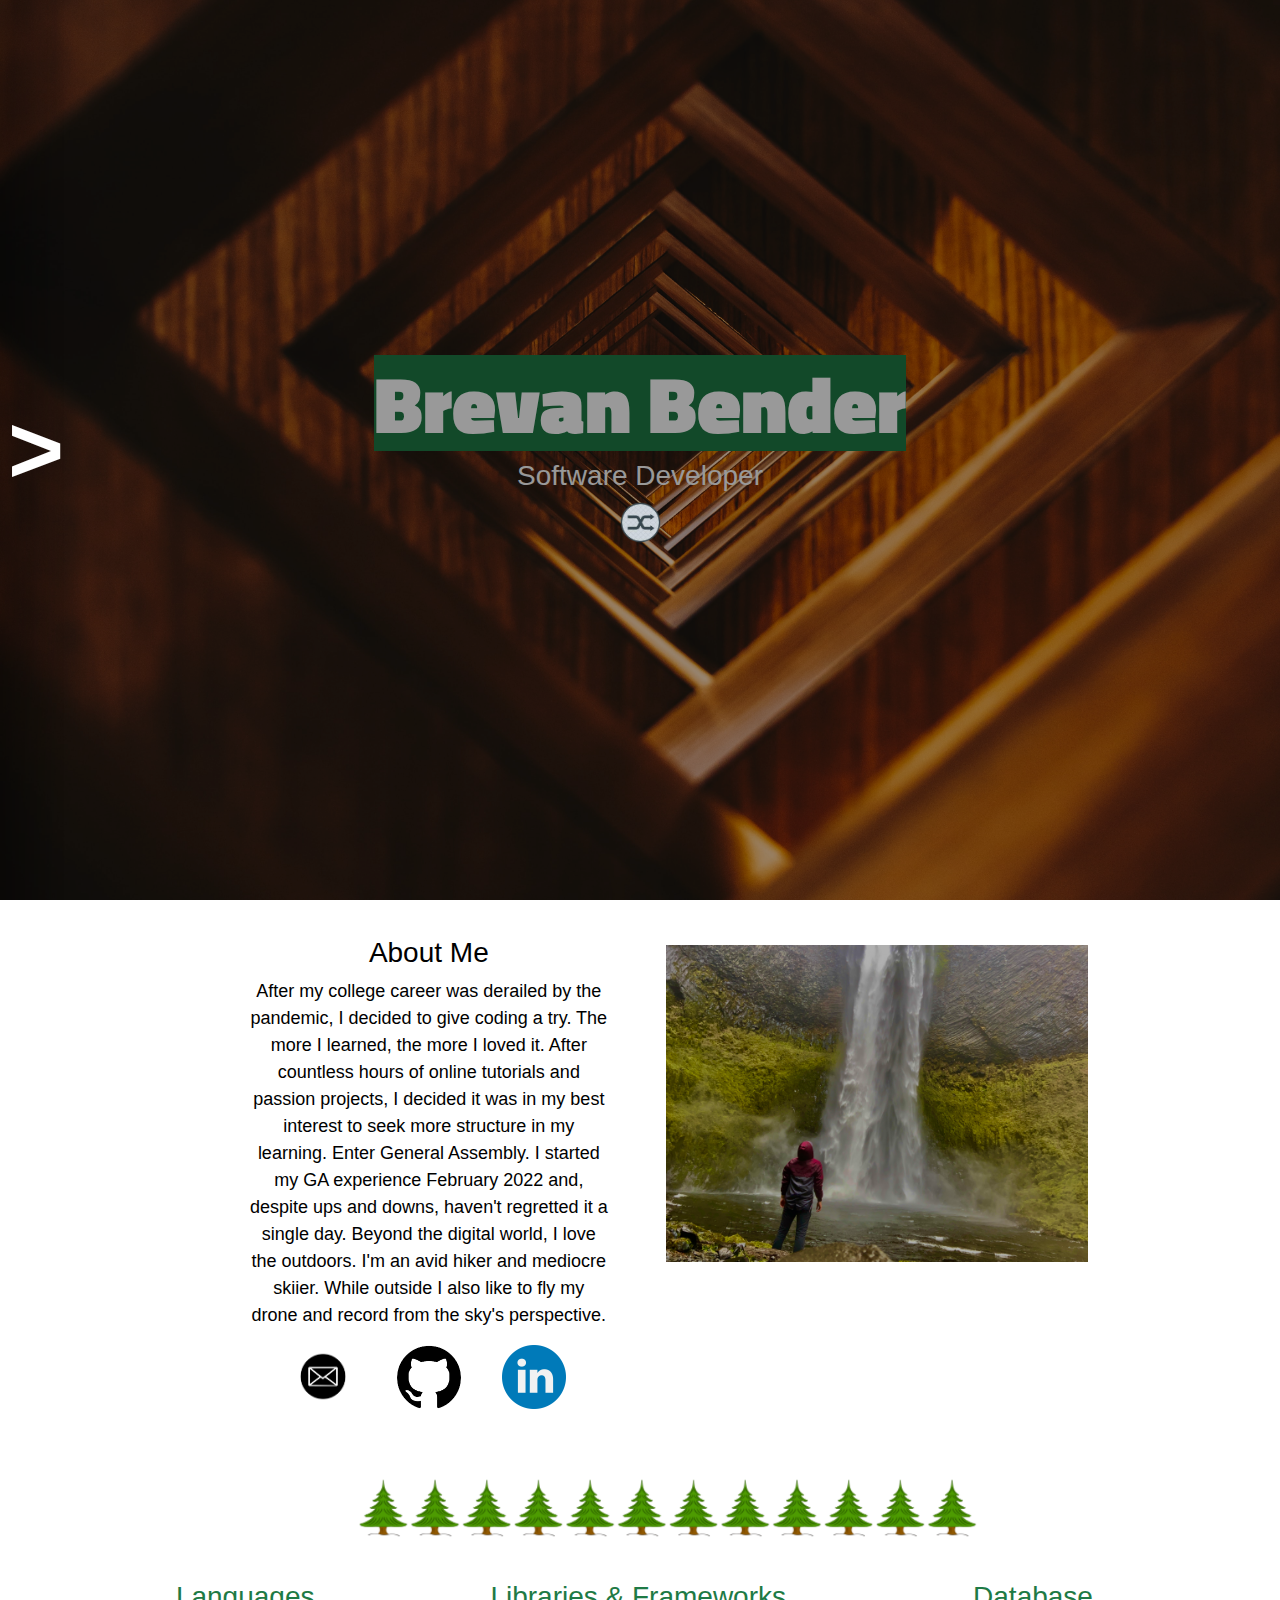
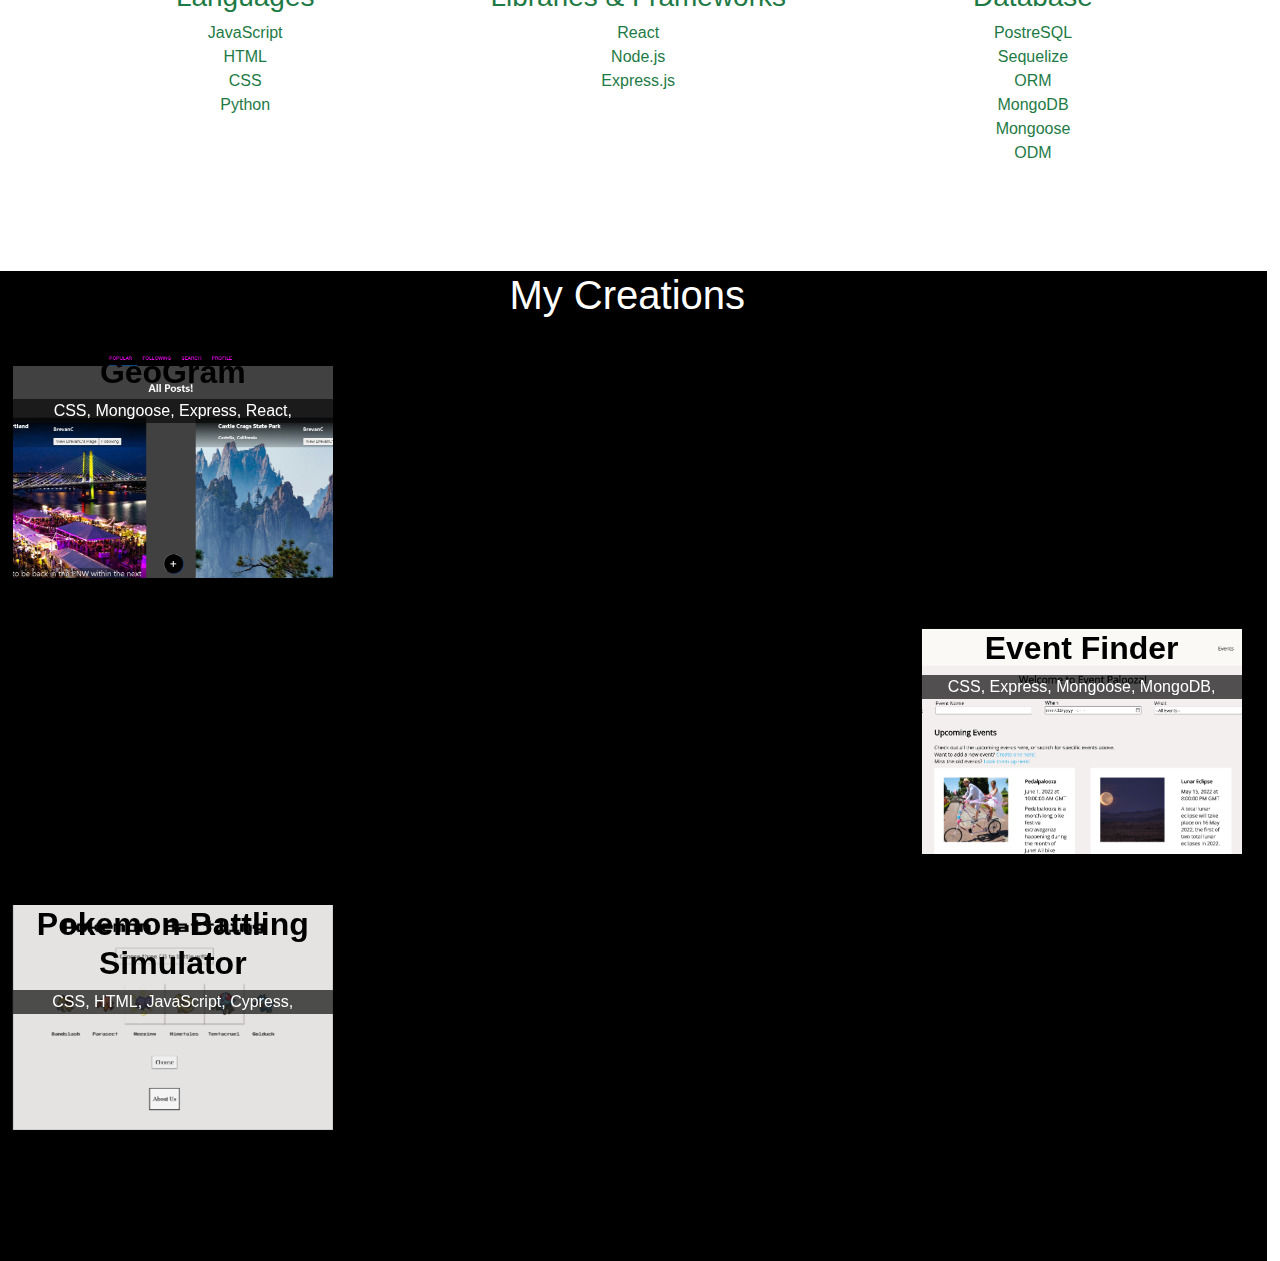
<file: index.html>
<!DOCTYPE html>
<html lang="en">
<head>
    <meta charset="UTF-8">
    <meta http-equiv="X-UA-Compatible" content="IE=edge">
    <meta name="viewport" content="width=device-width, initial-scale=1.0">
    <link rel="stylesheet" href="https://cdn.jsdelivr.net/npm/bootstrap@4.0.0/dist/css/bootstrap.min.css" integrity="sha384-Gn5384xqQ1aoWXA+058RXPxPg6fy4IWvTNh0E263XmFcJlSAwiGgFAW/dAiS6JXm" crossorigin="anonymous">
    <link rel="preconnect" href="https://fonts.googleapis.com">
    <link rel="preconnect" href="https://fonts.gstatic.com" crossorigin>
    <link href="https://fonts.googleapis.com/css2?family=Titillium+Web:wght@900&display=swap" rel="stylesheet">
    <link rel="stylesheet" href="style.css">
    <title>Document</title>
</head>
<body>
    <header>
        <div id="navigation">

            <div>
                <ul id="desktopNav">
                        <li id="toabout">About Me</li>
                        <li>Skills</li>
                        <li id="toproj">Projects</li>
                </ul>
            </div>
            
            <div id="arrowHover">
                >
            </div>
    </header>
    <main>
        <div id="intro">
            <h1>Brevan Bender</h1>
            <h3 id="taglines">Software Engineer, Web Developer, Outdoorsman</h3>
            <img src="./assets/shuffle-removebg-preview.png" alt="" id="shuffle">
            
        </div>
        <div id="blurCover">

        </div>
        <div id="modalContainer">
            <h3>Please Fill Out The Form Below</h3>
            <form action="https://formsubmit.co/bendercoding@gmail.com" method="POST">
                <input type="hidden" name="_subject" value="Portfolio Message">
                <input type="email" name="email" placeholder="Email Adress" class="formContents" required>
                <input type="text" name="name" placeholder="Name" class="formContents" required>
                <input type="text" name="message" placeholder="Message Content" class="formContents">
                <button type="submit" class="formContents">Send</button>
                <button id="closeThis">X</button>        
        </form>

        </div>

        <div id="mainSect">
            <section id="mainText">
                <h3>
                    About Me
                </h3>
                <p>
                    After my college career was derailed by the pandemic, I decided to give coding a try. The more I learned, the more I loved it. After countless hours of online tutorials and passion projects, I decided it was in my best interest to seek more structure in my learning. Enter General Assembly. I started my GA experience February 2022 and, despite ups and downs, haven't regretted it a single day. Beyond the digital world, I love the outdoors. I'm an avid hiker and mediocre skiier. While outside I also like to fly my drone and record from the sky's perspective.
                </p>
                <div id="buttons">
                    <img src="./assets/emailIcon-removebg-preview.png" alt="" id="emailMe">
                    <img src="./assets/githubicon-removebg-preview.png" alt="" href="">
                    <img src="./assets/linkedinicon.png" alt="" href="">
                </div>
            </section>

            <div id="contactandPhoto">
                <img src="./assets/about-me2.jpg" alt="" id="waterfallpic">
            </div>
            <img src="./assets/tree screenshot.png" alt="" id="treeLine">
        </div>
        <section id="skills">
            
            <Div id="languages">
                <h3>Languages</h3>
                <ul>
                    <li>JavaScript</li>
                    <li>HTML</li>
                    <li>CSS</li>
                    <li>Python</li>
                </ul>
            </Div>
            <Div id="librariesandFrameworks">
                <h3>Libraries & Frameworks</h3>
                <ul>
                    <li>React</li>
                    <li>Node.js</li>
                    <li>Express.js</li>
                </ul>
            </Div>
            <Div id="Database">
                <h3>Database</h3>
                <ul>
                    <li>PostreSQL</li>
                    <li>Sequelize</li>
                    <li>ORM</li>
                    <li>MongoDB</li>
                    <li>Mongoose</li>
                    <li>ODM</li>
                </ul>
            </Div>
        </section>
        <section id="projects" class="slide">
            <h1 id="onlyText">My Creations</h1>
            <div id="project-container">
            </div>
            <div class="modalCont" id="proj1Cont">
                            
            </div>
            <div class="modalCont" id="proj2Cont">
                            
            </div>
            <div class="modalCont" id="proj3Cont">
                            
            </div>
        </section>

            <script src="https://code.jquery.com/jquery-3.2.1.slim.min.js" integrity="sha384-KJ3o2DKtIkvYIK3UENzmM7KCkRr/rE9/Qpg6aAZGJwFDMVNA/GpGFF93hXpG5KkN" crossorigin="anonymous"></script>
            <script src="https://cdn.jsdelivr.net/npm/popper.js@1.12.9/dist/umd/popper.min.js" integrity="sha384-ApNbgh9B+Y1QKtv3Rn7W3mgPxhU9K/ScQsAP7hUibX39j7fakFPskvXusvfa0b4Q" crossorigin="anonymous"></script>
            <script src="https://cdn.jsdelivr.net/npm/bootstrap@4.0.0/dist/js/bootstrap.min.js" integrity="sha384-JZR6Spejh4U02d8jOt6vLEHfe/JQGiRRSQQxSfFWpi1MquVdAyjUar5+76PVCmYl" crossorigin="anonymous"></script>
        <script src="https://ajax.googleapis.com/ajax/libs/jquery/3.5.1/jquery.min.js"></script>
        <script src="app.js"></script>
    </main>
</body>
</file>
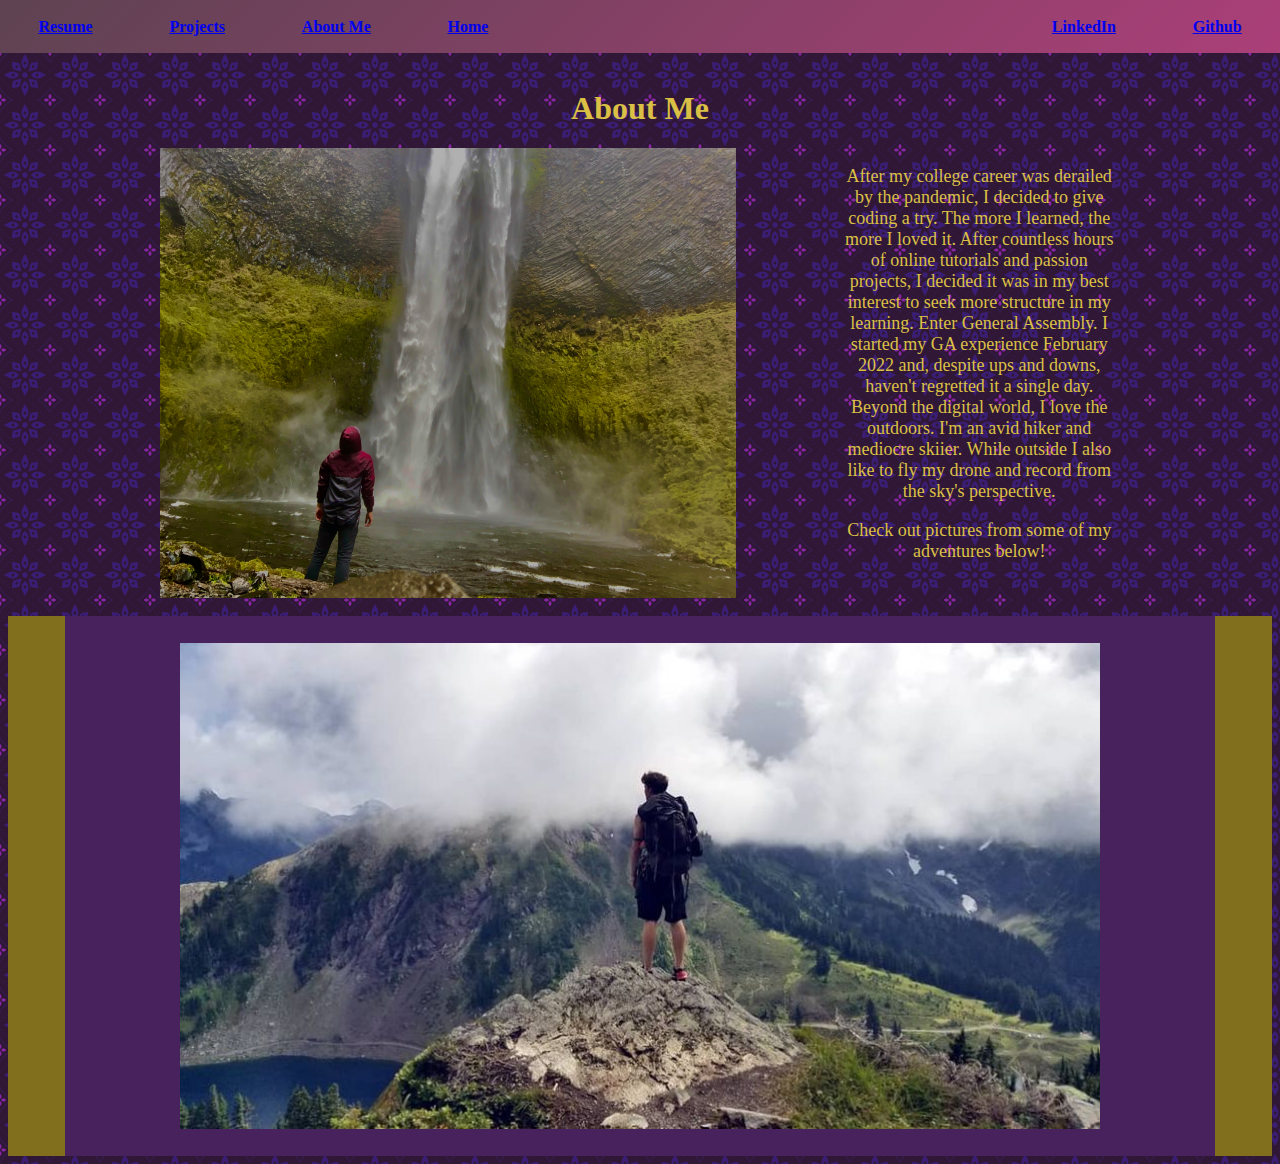
<file: aboutme/aboutme.html>
<!DOCTYPE html>
<html lang="en">
<head>
    <meta charset="UTF-8">
    <meta http-equiv="X-UA-Compatible" content="IE=edge">
    <meta name="viewport" content="width=device-width, initial-scale=1.0">
    <link rel="stylesheet" href="aboutme.css">
    <title>Document</title>
</head>
<body>
    <header>
        <nav>
          <ul id="localLink">
              <li><a href="../resume/resume.html">Resume</a></li>
              <li><a href="../projects/projects.html">Projects</a></li>
              <li><a href="./aboutme.html">About Me</a></li>
              <li><a href="../index.html">Home</a></li>
          </ul>
          <ul id="socialLink">
              <li><a href="https://www.linkedin.com/in/brevan-bender/">LinkedIn</a></li>
              <li><a href="https://github.com/BrevanBender">Github</a></li>
          </ul>
        </nav>
      </header>
      <h1>About Me</h1>
    <div id="mainSect">
            <img src="../assets/about-me2.jpg" alt="" id="waterfall">
            <div id="mainText">
            <p>
                After my college career was derailed by the pandemic, I decided to give coding a try. The more I learned, the more I loved it. After countless hours of online tutorials and passion projects, I decided it was in my best interest to seek more structure in my learning. Enter General Assembly. I started my GA experience February 2022 and, despite ups and downs, haven't regretted it a single day. Beyond the digital world, I love the outdoors. I'm an avid hiker and mediocre skiier. While outside I also like to fly my drone and record from the sky's perspective.
            </p>
            <p>
                Check out pictures from some of my adventures below!
            </p>
            <br>
        </div>
    </div>
    <br>
    <div id="carousel-cont">
        <div class="carousel-button previous">
            <span class="lnr lnr-chevron-left"></span>
        </div>
        <div class="carousel-projects">
            <div class="slide" id="first">
                <img src="../assets/backpackpic.jpg" alt="" class="carouselImg">
            </div>
            
            <div class="slide" id="second">
                <img src="../assets/naturalBridge.jpg" alt="" class="carouselImg">
            </div>
            
            <div class="slide" id="third">
                <img src="../assets/mtwin.jpg" alt="" class="carouselImg">
            </div>
            
            <div class="slide" id="fourth">
                <img src="../assets/samuelHBoardman.jpg" alt="" class="carouselImg">
            </div>
            
            <div class="slide" id="fifth">
                <img src="../assets/mtwintent.jpg" alt="" class="carouselImg">
            </div>
            
            <div class="slide" id="sixth">
                <img src="../assets/ashlandfire.jpg" alt="" class="carouselImg">
            </div>
        </div>
        <!-- next button -->
        <div class="carousel-button next">
            <!-- from linearicons icon font -->
            <span class="lnr lnr-chevron-right"></span>
        </div>
    </div>
    </div>
    </div>
    <script src="https://ajax.googleapis.com/ajax/libs/jquery/3.5.1/jquery.min.js"></script>
    <script src="aboutme.js"></script>
</body>
</html>
</file>
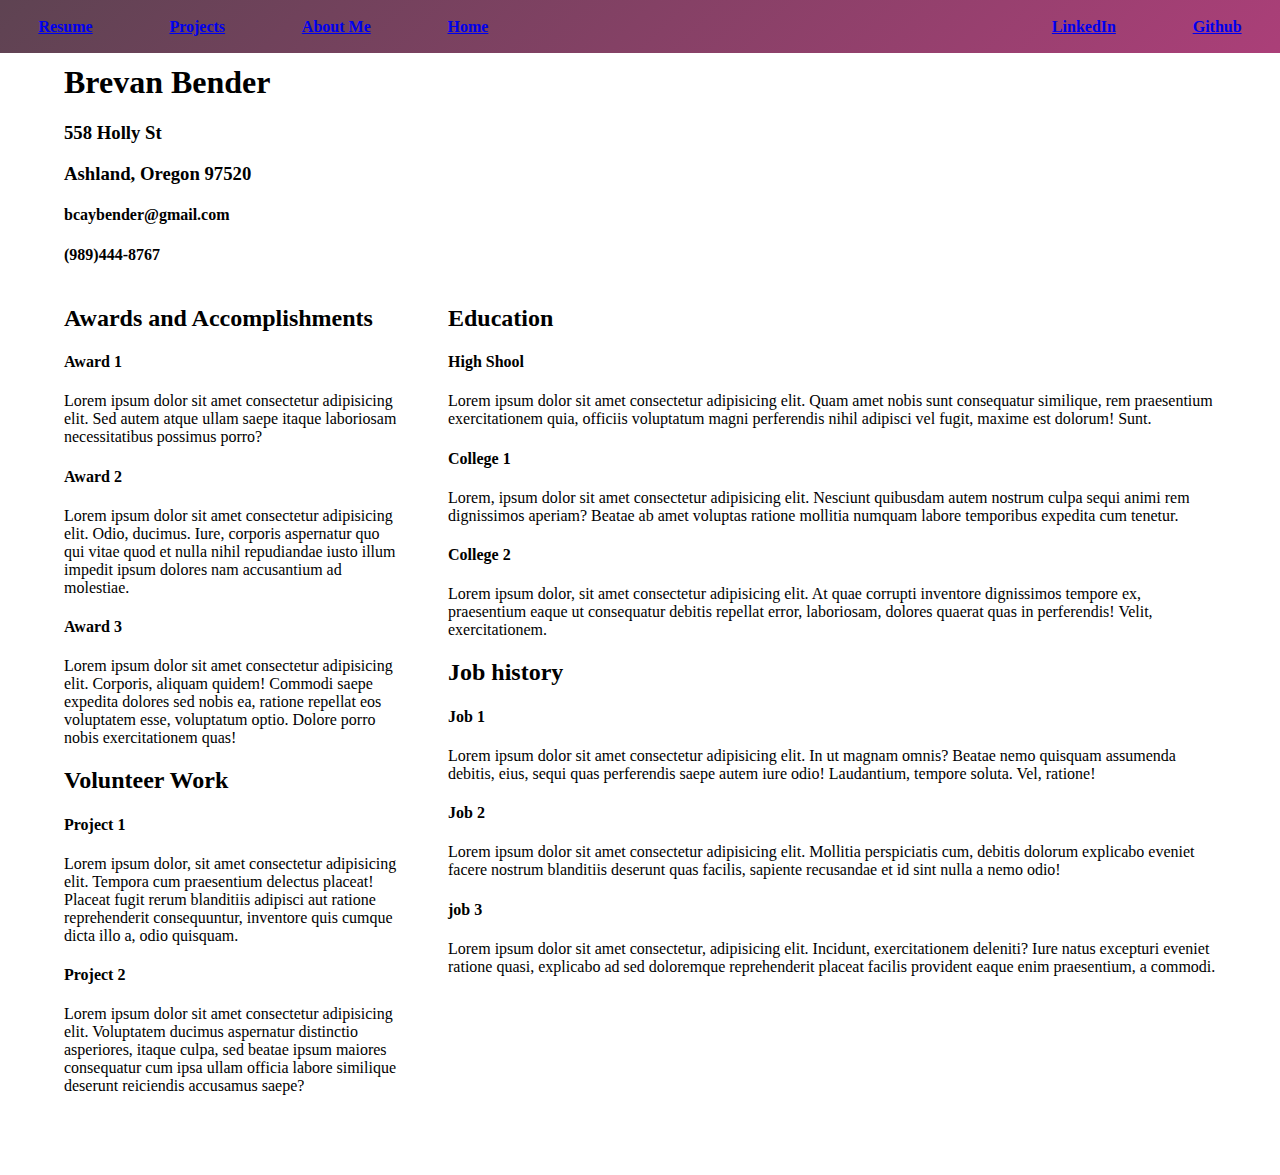
<file: resume/resume.html>
<!DOCTYPE html>
<html lang="en">
<head>
    <meta charset="UTF-8">
    <meta http-equiv="X-UA-Compatible" content="IE=edge">
    <meta name="viewport" content="width=device-width, initial-scale=1.0">
    <link rel="stylesheet" href="resume.css">
    <title>Document</title>
</head>
<body>
    <header id="linkbar">
        <nav>
          <ul id="localLink">
              <li><a href="./resume.html">Resume</a></li>
              <li><a href="../projects/projects.html">Projects</a></li>
              <li><a href="../aboutme/aboutme.html">About Me</a></li>
              <li><a href="../index.html">Home</a></li>
          </ul>
          <ul id="socialLink">
              <li><a href="https://www.linkedin.com/in/brevan-bender/">LinkedIn</a></li>
              <li><a href="https://github.com/BrevanBender">Github</a></li>
          </ul>
        </nav>
      </header>
    <header>
        <div id="nac">
            <h1 id="name">Brevan Bender</h1>
            <h3 class="address">558 Holly St</h3>
            <h3 class="address">Ashland, Oregon 97520</h3>
            <h4 class="contact">bcaybender@gmail.com</h4>
            <h4 class="contact">(989)444-8767</h4>
    </div>
    </header>
    <main>
        <section id="mainInfo">
            <aside id="projects">
                <div>
                    <h2>Awards and Accomplishments</h2>
                    <h4>Award 1</h4>
                    <p>Lorem ipsum dolor sit amet consectetur adipisicing elit. Sed autem atque ullam saepe itaque laboriosam necessitatibus possimus porro?</p>
                    <h4>Award 2</h4>
                    <p>Lorem ipsum dolor sit amet consectetur adipisicing elit. Odio, ducimus. Iure, corporis aspernatur quo qui vitae quod et nulla nihil repudiandae iusto illum impedit ipsum dolores nam accusantium ad molestiae.</p>
                    <h4>Award 3</h4>
                    <p>Lorem ipsum dolor sit amet consectetur adipisicing elit. Corporis, aliquam quidem! Commodi saepe expedita dolores sed nobis ea, ratione repellat eos voluptatem esse, voluptatum optio. Dolore porro nobis exercitationem quas!</p>
                </div>
                <div>
                    <h2>Volunteer Work</h2>
                    <h4>Project 1</h4>
                    <p>Lorem ipsum dolor, sit amet consectetur adipisicing elit. Tempora cum praesentium delectus placeat! Placeat fugit rerum blanditiis adipisci aut ratione reprehenderit consequuntur, inventore quis cumque dicta illo a, odio quisquam.</p>
                    <h4>Project 2</h4>
                    <p>Lorem ipsum dolor sit amet consectetur adipisicing elit. Voluptatem ducimus aspernatur distinctio asperiores, itaque culpa, sed beatae ipsum maiores consequatur cum ipsa ullam officia labore similique deserunt reiciendis accusamus saepe?</p>
                </div>
            </aside>
            <div id="seperate">
                <div class="centerpart">
                    <h2>Education</h2>
                    <h4>High Shool</h4>
                    <p>Lorem ipsum dolor sit amet consectetur adipisicing elit. Quam amet nobis sunt consequatur similique, rem praesentium exercitationem quia, officiis voluptatum magni perferendis nihil adipisci vel fugit, maxime est dolorum! Sunt.</p>
                    <h4>College 1</h4>
                    <p>Lorem, ipsum dolor sit amet consectetur adipisicing elit. Nesciunt quibusdam autem nostrum culpa sequi animi rem dignissimos aperiam? Beatae ab amet voluptas ratione mollitia numquam labore temporibus expedita cum tenetur.</p>
                    <h4>College 2</h4>
                    <p>Lorem ipsum dolor, sit amet consectetur adipisicing elit. At quae corrupti inventore dignissimos tempore ex, praesentium eaque ut consequatur debitis repellat error, laboriosam, dolores quaerat quas in perferendis! Velit, exercitationem.</p>
                </div>
                <div class="centerpart">
                    <h2>Job history</h2>
                    <h4>Job 1</h4>
                    <p>Lorem ipsum dolor sit amet consectetur adipisicing elit. In ut magnam omnis? Beatae nemo quisquam assumenda debitis, eius, sequi quas perferendis saepe autem iure odio! Laudantium, tempore soluta. Vel, ratione!</p>
                    <h4>Job 2</h4>
                    <p>Lorem ipsum dolor sit amet consectetur adipisicing elit. Mollitia perspiciatis cum, debitis dolorum explicabo eveniet facere nostrum blanditiis deserunt quas facilis, sapiente recusandae et id sint nulla a nemo odio!</p>
                    <h4>job 3</h4>
                    <p>Lorem ipsum dolor sit amet consectetur, adipisicing elit. Incidunt, exercitationem deleniti? Iure natus excepturi eveniet ratione quasi, explicabo ad sed doloremque reprehenderit placeat facilis provident eaque enim praesentium, a commodi.</p>

                </div>
            </div>
        </section>
    </main>
</body>
</html>
</file>
<file: style.css>
body {
      height: 100vh;
      width: 100vw;
      text-align: center;
      background-size: cover;
      background-position: center;
      color: white;
      font-family: helvetica;
      overflow-x: hidden;
    }

#navigation{
        width: 15vw;
        background: linear-gradient(to right, rgba(0, 0, 0, 1), rgba(0, 0, 0, .0));
        height: 100vh;
        position: fixed;
        display: flex;
        align-items: center;
        justify-content: flex-end;
        left: -10vw;
        transition: all .7s;
        z-index: 2002;
    }
#navigation ul{
        list-style-type: none;
        display: flex;
        flex-direction: column;
        justify-content: center;
        align-items: flex-start;
        opacity: 0;
        transition: all .7s;
        font-size: 2.3rem;
    }
#desktopNav li{
        margin: 15vh auto auto auto;
        color: #1e7a45;
    }
#shuffle{
    z-index: 2005;
    height: 5vh;
    cursor: pointer;
}
#arrowHover{
        font-size: 5em;
        transition: all .7s;
    }
#navigation li:hover{
        color: #201E1F;
        background-color: white;
    }
    

#intro{
    height: 100vh;
    z-index: 2000;
    background: url('./assets/arfan-abdulazeez-GVYRkT5f1tA-unsplash.jpg');
    background-size: cover;
    background-position: center;
    display: flex;
    background-attachment: fixed;
    flex-direction: column;
    align-items: center;
    justify-content: center;
    
}
#blurCover{
    width: 100vw;
    height: 100vh;
    background-color: rgba(0, 0, 0, 0.4);
    z-index: 2001;
    position: absolute;
    top: 0;
}
#intro h1{
    font-family: 'Titillium Web', sans-serif;
    font-weight: 900;
    font-size: 5rem;
    color: white;
    background-color: #1e7a45;
}

#intro button{
    z-index: 2005;
}
p {
      font-size: 22px;
    }
input {
      border: 0;
      padding: 10px;
      font-size: 18px;
    }
    input[type="submit"] {
      background: red;
      color: white;
    }
    
#headshot{
     border-radius: 50%;
     width: 15vw;
     border: 3px solid black;
    animation: pulse-animation 7s infinite;
    }
@keyframes pulse-animation {
    0%{box-shadow: 0 0 0 5px #8A7CEF}
    12.5%{box-shadow: 0 0 0 5px #1F3EDE}
    37.5%{box-shadow: 0 0 0 5px #7646C5}
    62.5%{box-shadow: 0 0 0 5px #BF1FDE}    
    87.5%{box-shadow: 0 0 0 5px #F5B9FF}
    100%{box-shadow: 0 0 0 5px #8A7CEF;}
    }


nav ul{
    display: flex;
    justify-content: space-evenly;
    list-style: none;
    margin: default;
    padding: 0%;
}
ul li{
    margin: auto 3vw;
    height: 100%;
}


#mainSect{
    display: flex;
    flex-wrap: wrap;
    color: black;
    align-content: center;
    align-items: flex-start;
    width: 70vw;
    margin: auto;
    position: relative;
}
#treeLine{
    position: absolute;
    margin: auto;
    height: 9vh;
    bottom: -12vh;
    width: 50vw;
    left: 12.5vw;
}
#buttons{
    display: flex;
    align-items: center;
    justify-content: space-evenly;
}
#buttons img{
    width: 5vw;
}
#waterfall{
    margin-right: 8vw;
    width: 20vw;
}
p{
    font-size: large;
}

#modalContainer{
    display: flex;
    flex-direction: column;
    align-items: center;
    justify-content: center;
    background: rgba(0, 0, 0, 0.7);
    width: 100vw;
    height: 100vh;
    position: fixed;
    z-index: 1;
    display: none;
}
#modalContainer h3{
    margin-top: 20vh;
}
form{
    display: flex;
    flex-direction: column;
    width: 80vw;
    border-radius: 10px;
    background: linear-gradient(-45deg, #dfbbb1, #f56476, #e43f6f, #be3e82, #5e4352);
    background-size: 500% 500%;
    margin: 5vh auto;
    animation: gradient 5s ease infinite;
    position: relative;
}
@keyframes gradient {
    0%{
        background-position: 0% 50%;
    }
    50%{
        background-position: 100% 50%;
    }
    100%{
        background-position: 0% 50%;
    }
    
}
.formContents{
    margin: 3vh auto;
}
textarea{
    width: 90%;
}
#modalContainer{
    top: 0;
    left: 0;
}
#closeThis{
    position: absolute;
    top: 0;
    right: 0;
}
#projects{
    width: 100vw;
    left:  -1vw;
    display: flex;
    flex-wrap: wrap;
    margin: auto;
    flex-direction: column;
    align-items: center;
    background-color: black;
}
.navButton{
    background-color: #be3e82;
}

.techHolder{
    background-color: rgba(11, 12, 12, 0.7);
}
.projName{
    position: relative;
    z-index: 1;
    font-size: 2em;
}
.closeButton{
    z-index: 9999;
}
.projSect{
    position: relative;
    z-index: 1;
    background: transparent;
    height: 30vw;
    width: 30vh;
    margin: 2vw;
    background-position: center;
    background-size: cover;
    transform-style: preserve-3d;

}

.projSect:nth-of-type(odd) .projName::after{
    content: "";
    position: absolute;
    top: -0.25rem;
    left: 0;
    bottom: -0.25rem;
    width: 0%;
    transition: width 450ms;
    background: rgb(57, 87, 10);
    z-index: -1;
    max-width: 100%;
}

.projSect:nth-of-type(even) .projName::after{
    content: "";
    position: absolute;
    top: -0.25rem;
    left: 100%;
    bottom: -0.25rem;
    width: 0%;
    transition: width 450ms, left 450ms;
    background: rgb(110, 103, 39);
    z-index: -1;
    max-width: 100%;
}
#mainText{
    width: 40%;
    margin: 4vh auto;
}
.projSect:nth-of-type(odd):hover .projName::after{
    width: 25vw;
}
.projSect:nth-of-type(even):hover .projName::after{
    width: 25vw;
    left: 0%;
}
.projSect:nth-of-type(odd):after{
    content: "";
    position: absolute;
    top: 0;
    left: 0;
    bottom: 0;
    width: 0%;
    max-width: 100vw;
    transition: width 450ms 450ms;
    background: rgb(110, 103, 39);
    z-index: 0;
    max-width: 100vw;
    transform: translateZ(-1px);
}
.projSect:nth-of-type(even):after{
    content: "";
    position: absolute;
    top: 0;
    left: 100%;
    bottom: 0;
    width: 0%;
    max-width: 100vw;
    transition: width 450ms 450ms, left 450ms 450ms;
    background: rgb(57, 87, 10);
    z-index: 0;
    max-width: 100vw;
    transform: translateZ(-1px);
}
.projSect:nth-of-type(odd):hover::after{
    width: 100vw;
}
.projSect:nth-of-type(even):hover::after{
    width: 100vw;
    left: -100vw;
}
.modals{
    position: relative;
    height: 60vh;
    width: 60vw;
    display: none;
    margin: 20vh 20vw;
    background-color: rgb(53, 95, 23);
    display: flex;
    flex-direction: column;
    z-index: -1;
    pointer-events: auto;
}
.modals button:nth-of-type(2){
    display: none;
}
.modals img{
    width: 30%;
    height: 40%;
    margin: 0 auto;
}
.modalCont{
    position: fixed;
    background-color: rgba(11, 12, 12, 0.7);
    top: 0;
    left: 0;
    width: 100vw;
    height: 100vh;
    z-index: 1;
    display: none;
}
.closeButton{
    position: absolute;
    top: 0;
    right: 0;
    background-color: rgb(104, 87, 16);
    width: 8%;
}
#waterfallpic{
    width: 33vw;
    margin-top: 5vh;
}
.closeButton:hover{
    background-color: aliceblue;
}
@media (min-width: 760px){
    header{
        font-weight: bolder;
        font-size: larger;
    }
    #project-container{
        display: flex;
        flex-direction: column;
    }
    .projSect:nth-of-type(2n){
        align-self: flex-end;
    }
    #projects{
        margin-top: 10vh;
        position: relative;
        display: block;
        flex-direction: column;
        width: 100%;
        height: 110vh;
        justify-content: center;
        align-items: center;
        
    }
    .hideme{
        margin-top: -6vh;
    }
    #onlyText{
        position: relative;
        color: white;
    }
    .projSect .projName:first{
        color: white;
    }
    .projSect .projName{
        position: relative;
        z-index: 1;
        font-size: 2em;
        color: black;
        font-weight: 700;
    }
    .projSect{
        top: 0;
        left: 0;
        width: 25vw;
        height: 25vh;
        object-fit: cover;
        background-size: cover;
        background-position: center;
    }
    .hideme:nth-of-type(odd){
        margin-left: 35vw;
        width: 45vw;
        color: black;
    }
    #proj2p{
        margin-left: -60vw;
        width: 45vw;
        }
    #hidemetoo{
        display: none;
    }
    .projSect:nth-of-type(odd):hover .projName::after{
        width: 25vw;
    }
    .projSect:nth-of-type(even):hover .projName::after{
        width: 25vw;
        left: 0%;
    }
    #skills{
        display: flex;
        color: #1e7a45;
        margin-top: 15vh;
        align-items: flex-start;
        justify-content: space-evenly;
    }
    #skills ul{
        list-style: none;
        display: flex;
        flex-direction: column;
        padding: 0;
    }
    #skills div{
        display: flex;
        flex-direction: column;
        justify-content: center;
    }
    .buttonHolder{
        position: absolute;
        width: 50%;
        left: 25%;
        bottom: 0%;
    }
    .projSect:nth-of-type(odd):after{
        content: "";
        position: absolute;
        top: 0;
        left: 0;
        bottom: 0;
        width: 0%;
        max-width: 100vw;
        transition: width 450ms 450ms;
        background: rgb(110, 103, 39);
        z-index: 0;
        max-width: 100vw;
        transform: translateZ(-1px);
    }
    .projSect:nth-of-type(even):after{
        content: "";
        position: absolute;
        top: 0;
        left: 100%;
        bottom: 0;
        width: 0%;
        max-width: 100vw;
        transition: width 450ms 450ms, left 450ms 450ms;
        background: rgb(57, 87, 10);
        z-index: 0;
        max-width: 100vw;
        transform: translateZ(-1px);
    }
    .projSect:nth-of-type(odd):hover::after{
        width: 100vw;
    }
    .projSect:nth-of-type(even):hover::after{
        width: 100vw;
        left: -100vw;
    }
}
</file>
<file: aboutme/aboutme.css>
body{
    background-color: white;
    transition: transform 1s;
    margin-top: 10vh;
    text-align: center;
    background-image: url("data:image/svg+xml,<svg id='patternId' width='100%' height='100%' xmlns='http://www.w3.org/2000/svg'><defs><pattern id='a' patternUnits='userSpaceOnUse' width='50' height='50' patternTransform='scale(1) rotate(0)'><rect x='0' y='0' width='100%' height='100%' fill='hsla(291, 41%, 15%, 1)'/><path d='M25 3.95L22.3 9.2c-1.45 2.75-.95 6.15 1.25 8.35L25 19l1.45-1.45c2.15-2.2 2.65-5.6 1.25-8.35zm0 7.5c.85 0 1.5.7 1.5 1.5 0 .85-.65 1.5-1.5 1.5s-1.5-.7-1.5-1.5c0-.85.65-1.5 1.5-1.5zm-13.1.45l.75 5.6c.15 1.15 1 2.05 2.1 2.35l6.8 1.7-1.7-6.8c-.25-1.1-1.2-1.95-2.35-2.1zm26.2 0l-5.6.75c-1.15.15-2.05 1-2.35 2.1l-1.7 6.8 6.8-1.7c1.1-.25 1.95-1.2 2.1-2.35zm-21.4 3.4c.75 0 1.4.6 1.4 1.4 0 .4-.15.75-.4 1s-.6.4-1 .4c-.75 0-1.4-.6-1.4-1.4 0-.35.15-.75.4-1s.6-.4 1-.4zm16.55 0c.4 0 .75.15 1 .4s.4.6.4 1c0 .75-.6 1.4-1.4 1.4-.4 0-.75-.15-1-.4s-.4-.6-.4-1c0-.75.6-1.4 1.4-1.4zm4.28 6.179a7.102 7.102 0 00-5.08 2.072L31 25l1.45 1.45c2.2 2.15 5.6 2.65 8.35 1.25l5.25-2.7-5.25-2.7a7.126 7.126 0 00-3.27-.821zm-25.06.035a7.267 7.267 0 00-3.27.787L3.95 25l5.25 2.7c2.75 1.45 6.15.95 8.35-1.25L19 25l-1.45-1.45c-1.374-1.343-3.218-2.043-5.08-2.036zm12.53.685c-.75 0-1.45.301-1.95.801s-.8 1.2-.8 1.95.3 1.45.8 1.95 1.2.8 1.95.8 1.45-.3 1.95-.8.8-1.2.8-1.95-.3-1.45-.8-1.95-1.2-.8-1.95-.8zm12 1.25c.85 0 1.5.65 1.5 1.5s-.7 1.5-1.5 1.5-1.5-.65-1.5-1.5.7-1.5 1.5-1.5zM13 23.5c.8 0 1.5.65 1.5 1.5s-.7 1.5-1.5 1.5c-.85 0-1.5-.65-1.5-1.5s.7-1.5 1.5-1.5zm8.55 4.95l-6.8 1.7c-1.1.25-1.95 1.2-2.1 2.35l-.75 5.6 5.6-.75c1.15-.15 2.05-1 2.35-2.1zm6.9 0l1.7 6.8c.25 1.1 1.2 1.95 2.35 2.1l5.6.7-.75-5.6c-.15-1.15-1-2.05-2.1-2.35zM25 31l-1.45 1.45c-2.15 2.2-2.65 5.6-1.25 8.35l2.7 5.25 2.7-5.25c1.45-2.75.95-6.15-1.25-8.35zm8.3.85c.75 0 1.4.6 1.4 1.4 0 .4-.15.75-.4 1s-.6.4-1 .4c-.75 0-1.4-.6-1.4-1.4 0-.4.15-.75.4-1s.6-.4 1-.4zm-16.55.05c.4 0 .75.15 1 .4s.4.6.4 1c0 .75-.6 1.4-1.4 1.4-.4 0-.75-.2-1-.4-.25-.25-.4-.6-.4-1 0-.75.6-1.4 1.4-1.4zM25 35.5c.85 0 1.5.7 1.5 1.5 0 .85-.65 1.5-1.5 1.5s-1.5-.7-1.5-1.5.65-1.5 1.5-1.5z'  stroke-width='1' stroke='none' fill='hsla(259, 59%, 29%, 1)'/><path d='M1 0c.5.9 1.45 1.5 2.55 1.5C4.65 1.5 5.6.9 6.1 0zm42.9 0c.5.9 1.45 1.5 2.55 1.5C47.55 1.5 48.5.9 49 0zM0 1v5.1c.9-.5 1.5-1.45 1.5-2.55C1.5 2.45.9 1.5 0 1zm50 0c-.9.5-1.5 1.45-1.5 2.55 0 1.1.6 2.05 1.5 2.55zM0 43.9V49c.9-.5 1.5-1.45 1.5-2.55 0-1.1-.6-2.05-1.5-2.55zm50 0c-.9.5-1.5 1.45-1.5 2.55 0 1.1.6 2.05 1.5 2.55zM3.55 48.5c-1.1 0-2.05.6-2.55 1.5h5.1c-.5-.9-1.45-1.5-2.55-1.5zm42.9 0c-1.1 0-2.05.6-2.55 1.5H49c-.5-.9-1.45-1.5-2.55-1.5z'  stroke-width='1' stroke='none' fill='hsla(285, 63%, 40%, 1)'/><path d='M11.7 0A28.002 28.002 0 00.05 11.65v1.45c1.3-2.8 3.1-5.4 5.4-7.65A27.64 27.64 0 0113.15 0H11.7zm25.2.05c2.8 1.3 5.4 3.1 7.65 5.4a27.64 27.64 0 015.45 7.7V11.7A28.002 28.002 0 0038.35.05H36.9zm-16.6.9a.55.55 0 00-.55.55.55.55 0 00.55.55.55.55 0 00.55-.55.55.55 0 00-.55-.55zm9.4 0a.55.55 0 00-.55.55.55.55 0 00.55.55.55.55 0 00.55-.55.55.55 0 00-.55-.55zM17.65 3.6a.55.55 0 00-.55.55.55.55 0 00.55.55.55.55 0 00.55-.55.55.55 0 00-.55-.55zm14.7 0a.55.55 0 00-.55.55.55.55 0 00.55.55.55.55 0 00.55-.55.55.55 0 00-.55-.55zm-17.4 2.65a.55.55 0 00-.55.55.55.55 0 00.55.55.55.55 0 00.55-.55.55.55 0 00-.55-.55zm20.1 0a.55.55 0 00-.55.55.55.55 0 00.55.55.55.55 0 00.55-.55.55.55 0 00-.55-.55zM12.3 8.9a.55.55 0 00-.55.55.55.55 0 00.55.55.55.55 0 00.55-.55.55.55 0 00-.55-.55zm25.4 0a.55.55 0 00-.55.55.55.55 0 00.55.55.55.55 0 00.55-.55.55.55 0 00-.55-.55zM9.45 11.75a.55.55 0 00-.55.55.55.55 0 00.55.55.55.55 0 00.55-.55.55.55 0 00-.55-.55zm31.1 0a.55.55 0 00-.55.55.55.55 0 00.55.55.55.55 0 00.55-.55.55.55 0 00-.55-.55zM6.8 14.4a.55.55 0 00-.55.55.55.55 0 00.55.55.55.55 0 00.55-.55.55.55 0 00-.55-.55zm36.4 0a.55.55 0 00-.55.55.55.55 0 00.55.55.55.55 0 00.55-.55.55.55 0 00-.55-.55zM4.15 17.05a.55.55 0 00-.55.55.55.55 0 00.55.55.55.55 0 00.55-.55.55.55 0 00-.55-.55zm41.7 0a.55.55 0 00-.55.55.55.55 0 00.55.55.55.55 0 00.55-.55.55.55 0 00-.55-.55zM1.5 19.75a.55.55 0 00-.55.55.55.55 0 00.55.55.55.55 0 00.55-.55.55.55 0 00-.55-.55zm47 0a.55.55 0 00-.55.55.55.55 0 00.55.55.55.55 0 00.55-.55.55.55 0 00-.55-.55zm-47 9.4a.55.55 0 00-.55.55.55.55 0 00.55.55.55.55 0 00.55-.55.55.55 0 00-.55-.55zm47 0a.55.55 0 00-.55.55.55.55 0 00.55.55.55.55 0 00.55-.55.55.55 0 00-.55-.55zM4.15 31.8a.55.55 0 00-.55.55.55.55 0 00.55.55.55.55 0 00.55-.55.55.55 0 00-.55-.55zm41.7 0a.55.55 0 00-.55.55.55.55 0 00.55.55.55.55 0 00.55-.55.55.55 0 00-.55-.55zM6.8 34.45a.55.55 0 00-.55.55.55.55 0 00.55.55.55.55 0 00.55-.55.55.55 0 00-.55-.55zm36.4 0a.55.55 0 00-.55.55.55.55 0 00.55.55.55.55 0 00.55-.55.55.55 0 00-.55-.55zM0 36.85v1.45a28.002 28.002 0 0011.65 11.65h1.45c-2.8-1.3-5.4-3.15-7.65-5.4A27.64 27.64 0 010 36.85zm49.95 0a25.563 25.563 0 01-5.4 7.7 27.64 27.64 0 01-7.7 5.45h1.45a28.002 28.002 0 0011.65-11.65v-1.5zm-40.5.3a.55.55 0 00-.55.55.55.55 0 00.55.55.55.55 0 00.55-.55.55.55 0 00-.55-.55zm31.1 0a.55.55 0 00-.55.55.55.55 0 00.55.55.55.55 0 00.55-.55.55.55 0 00-.55-.55zm-28.25 2.8a.55.55 0 00-.55.55.55.55 0 00.55.55.55.55 0 00.55-.55.55.55 0 00-.55-.55zm25.4 0a.55.55 0 00-.55.55.55.55 0 00.55.55.55.55 0 00.55-.55.55.55 0 00-.55-.55zm-22.75 2.7a.55.55 0 00-.55.55.55.55 0 00.55.55.55.55 0 00.55-.55.55.55 0 00-.55-.55zm20.1 0a.55.55 0 00-.55.55.55.55 0 00.55.55.55.55 0 00.55-.55.55.55 0 00-.55-.55zm-17.4 2.65a.55.55 0 00-.55.55.55.55 0 00.55.55.55.55 0 00.55-.55.55.55 0 00-.55-.55zm14.7 0a.55.55 0 00-.55.55.55.55 0 00.55.55.55.55 0 00.55-.55.55.55 0 00-.55-.55zM20.3 47.95a.55.55 0 00-.55.55.55.55 0 00.55.55.55.55 0 00.55-.55.55.55 0 00-.55-.55zm9.4 0a.55.55 0 00-.55.55.55.55 0 00.55.55.55.55 0 00.55-.55.55.55 0 00-.55-.55z'  stroke-width='1' stroke='none' fill='hsla(259, 49%, 24%, 1)'/></pattern></defs><rect width='800%' height='800%' transform='translate(0,0)' fill='url(%23a)'/></svg>");
    color: #dbc046;
}
#mainSect{
    text-align: center;
    width: 75vw;
    margin: auto ;
}

header{
    top: 0;
    left: 0;
    position: fixed;
    display: flex;
    background: linear-gradient(-45deg, #dfbbb1, #f56476, #e43f6f, #be3e82, #5e4352);
    background-size: 500% 500%;
    animation: gradient 10s ease infinite;
}
nav{
    display: flex;
    justify-content: space-between;
    width: 100vw;

}
nav ul{
    display: flex;
    justify-content: space-evenly;
    list-style: none;
    margin: default 3vw;
    padding: 0%;
}
ul li{
    margin: auto 3vw;
    line-height: 15px;
    font-size: smaller;
}
ul li:hover{
    background-color: purple;
}
@keyframes gradient {
    0%{
        background-position: 0% 50%;
    }
    50%{
        background-position: 100% 50%;
    }
    100%{
        background-position: 0% 50%;
    }
    
}

.slide{
    display: flex;
    flex-direction: column;
    align-items: center;
    align-content: center;
}
#waterfall{
    width: 45vw;
}
#project-cont {
	display: flex;
	flex-direction: column;
	align-items: center;
    height: fit-content;
}
.carouselImg{
    height: 50%;
    width: auto;
    max-width: 80%;
    margin: auto;
}
.links{
    margin: auto 1.3vw;
}
#project-cont > div{
    width: 50%;
}
#carousel-cont {
	width: 100%;
    height: 100%;
	display: flex;
    flex-direction: row;
}
.carousel-projects {
	width: 100%;
    height: 60vh;
	background: rgba(72, 34, 92, 1);
}
.carousel-projects div {
	width: 100%;
    height: 100%;
	border-radius: 10px;
	display: none;
}
.carousel-button {
	background: #826f1d;
	color: white;
	width: 5%;
	text-align: center;
    border: 3px white;
    display: flex;
    flex-wrap: wrap;
    align-content: space-around;
}
.carousel-button:hover {
	cursor: pointer;
	background-image: url("data:image/svg+xml,<svg id='patternId' width='100%' height='100%' xmlns='http://www.w3.org/2000/svg'><defs><pattern id='a' patternUnits='userSpaceOnUse' width='40' height='40' patternTransform='scale(2) rotate(0)'><rect x='0' y='0' width='100%' height='100%' fill='hsla(280, 46%, 25%, 1)'/><path d='M40 45a5 5 0 110-10 5 5 0 010 10zM0 45a5 5 0 110-10 5 5 0 010 10zM0 5A5 5 0 110-5 5 5 0 010 5zm40 0a5 5 0 110-10 5 5 0 010 10z'  stroke-width='1' stroke='none' fill='hsla(258.5,59.4%,59.4%,1)'/><path d='M20 25a5 5 0 110-10 5 5 0 010 10z'  stroke-width='1' stroke='none' fill='hsla(272, 82%, 52%, 1)'/></pattern></defs><rect width='800%' height='800%' transform='translate(0,0)' fill='url(%23a)'/></svg>");
	box-shadow: 1px 1px #f2cd99;
	color: white;
}



.carousel-projects div:first-of-type{
    display: flex;
    
}
@media (min-width: 760px) {
    .carouselImg{
        height: 90%;
    }
    header{
        font-weight: bolder;
        font-size: larger;
    }
    #mainSect{
        display: flex;
    }
    #waterfall{
        margin-right: 8vw;
    }
    p{
        font-size: large;
    }
}
</file>
<file: resume/resume.css>
body{
    text-align: center;
    margin: auto;
    display: flex;
    flex-direction: column;
    align-items: center;
}
div{
    width: 80vw;
}
#linkbar{
    top: 0;
    left: 0;
    position: fixed;
    display: flex;
    background: linear-gradient(-45deg, #dfbbb1, #f56476, #e43f6f, #be3e82, #5e4352);
    background-size: 500% 500%;
    animation: gradient 10s ease infinite;
}
@keyframes gradient {
    0%{
        background-position: 0% 50%;
    }
    50%{
        background-position: 100% 50%;
    }
    100%{
        background-position: 0% 50%;
    }
    
}
nav{
    display: flex;
    justify-content: space-between;
    width: 100vw;

}
nav ul{
    display: flex;
    justify-content: space-evenly;
    list-style: none;
    margin: default 3vw;
    padding: 0%;
}
ul li{
    margin: auto 3vw;
    line-height: 15px;
    font-size: smaller;
}
ul li:hover{
    background-color: purple;
}
@media (min-width: 650px){
    body{
        display: block;
        margin: 5vw;
        text-align: left;
    }
    div{
        max-width: 100%;
    }
    #nac{
        width: 28vh;
    }
    section{
        display: flex;
        justify-content: space-between;
    }
    aside{
        width: 26vw;
    }
    #centerPart{
        width: 30vw;
    }
    #seperate{
        width: 60vw;
    }
    #linkbar{
        font-weight: bolder;
        font-size: larger;
    }

}
</file>
